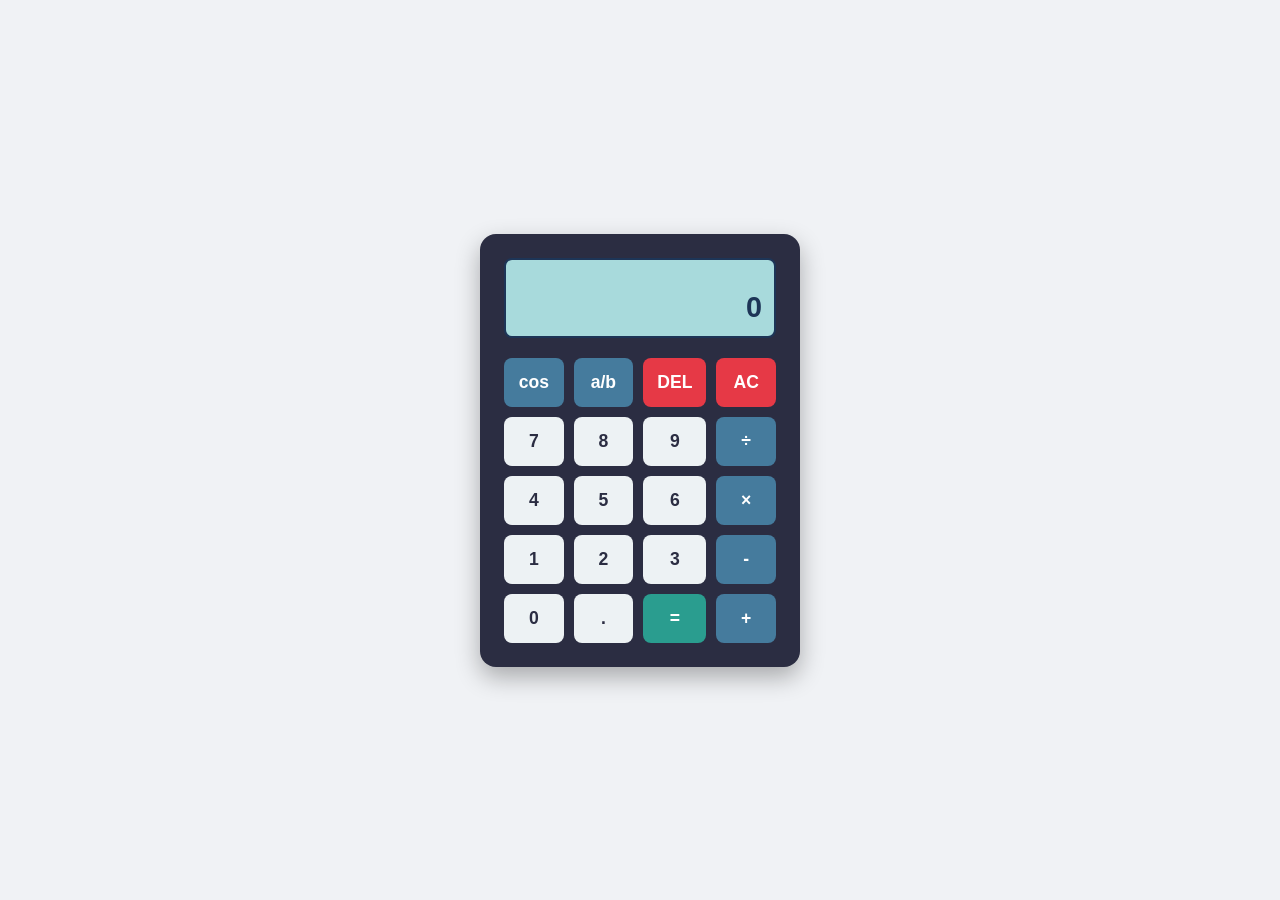
<file: index.html>
<!DOCTYPE html>
<html lang="es">
<head>
  <meta charset="UTF-8">
  <meta name="viewport" content="width=device-width, initial-scale=1.0">
  <title>Calculadora Científica</title>
  <link rel="stylesheet" href="style.css">
</head>
<body>
  <div class="calculator">
    <div class="display">
      <div id="expression" class="expression"></div>
      <div id="result" class="result">0</div>
    </div>
    <div class="keypad">
      <!-- Fila 1: Funciones especiales -->
      <button class="btn func" onclick="appendFunction('cos(')">cos</button>
      <button class="btn func" onclick="appendFraction()">a/b</button>
      <button class="btn action" onclick="deleteChar()">DEL</button>
      <button class="btn action clear" onclick="clearAll()">AC</button>

      <!-- Fila 2: Teclas numéricas y operaciones -->
      <button class="btn num" onclick="appendValue('7')">7</button>
      <button class="btn num" onclick="appendValue('8')">8</button>
      <button class="btn num" onclick="appendValue('9')">9</button>
      <button class="btn operator" onclick="appendValue('/')">÷</button>

      <!-- Fila 3 -->
      <button class="btn num" onclick="appendValue('4')">4</button>
      <button class="btn num" onclick="appendValue('5')">5</button>
      <button class="btn num" onclick="appendValue('6')">6</button>
      <button class="btn operator" onclick="appendValue('*')">×</button>

      <!-- Fila 4 -->
      <button class="btn num" onclick="appendValue('1')">1</button>
      <button class="btn num" onclick="appendValue('2')">2</button>
      <button class="btn num" onclick="appendValue('3')">3</button>
      <button class="btn operator" onclick="appendValue('-')">-</button>

      <!-- Fila 5 -->
      <button class="btn num" onclick="appendValue('0')">0</button>
      <button class="btn num" onclick="appendValue('.')">.</button>
      <button class="btn equals" onclick="calculate()">=</button>
      <button class="btn operator" onclick="appendValue('+')">+</button>
    </div>
  </div>
  <script src="script.js"></script>
</body>
</html>
</file>
<file: style.css>
* {
  box-sizing: border-box;
  margin: 0;
  padding: 0;
  font-family: 'Segoe UI', Tahoma, Geneva, Verdana, sans-serif;
}

body {
  background-color: #f0f2f5;
  display: flex;
  justify-content: center;
  align-items: center;
  min-height: 100vh;
}

.calculator {
  background-color: #2b2d42;
  padding: 24px;
  border-radius: 16px;
  box-shadow: 0 10px 25px rgba(0, 0, 0, 0.3);
  width: 320px;
}

.display {
  background-color: #a8dadc;
  border: 2px solid #1d3557;
  border-radius: 8px;
  padding: 12px;
  margin-bottom: 20px;
  text-align: right;
  min-height: 80px;
  display: flex;
  flex-direction: column;
  justify-content: space-between;
}

.expression {
  font-size: 0.9rem;
  color: #457b9d;
  min-height: 1.2em;
}

.result {
  font-size: 1.8rem;
  color: #1d3557;
  font-weight: bold;
  word-break: break-all;
}

.keypad {
  display: grid;
  grid-template-columns: repeat(4, 1fr);
  gap: 10px;
}

.btn {
  padding: 14px;
  font-size: 1.1rem;
  font-weight: 600;
  border: none;
  border-radius: 8px;
  cursor: pointer;
  transition: background-color 0.15s ease, transform 0.05s ease;
}

.btn:active {
  transform: scale(0.96);
}

.btn.num {
  background-color: #edf2f4;
  color: #2b2d42;
}

.btn.num:hover {
  background-color: #8d99ae;
  color: #fff;
}

.btn.operator, .btn.func {
  background-color: #457b9d;
  color: #fff;
}

.btn.operator:hover, .btn.func:hover {
  background-color: #1d3557;
}

.btn.action {
  background-color: #e63946;
  color: #fff;
}

.btn.action:hover {
  background-color: #c1121f;
}

.btn.equals {
  background-color: #2a9d8f;
  color: #fff;
}

.btn.equals:hover {
  background-color: #264653;
}
</file>
